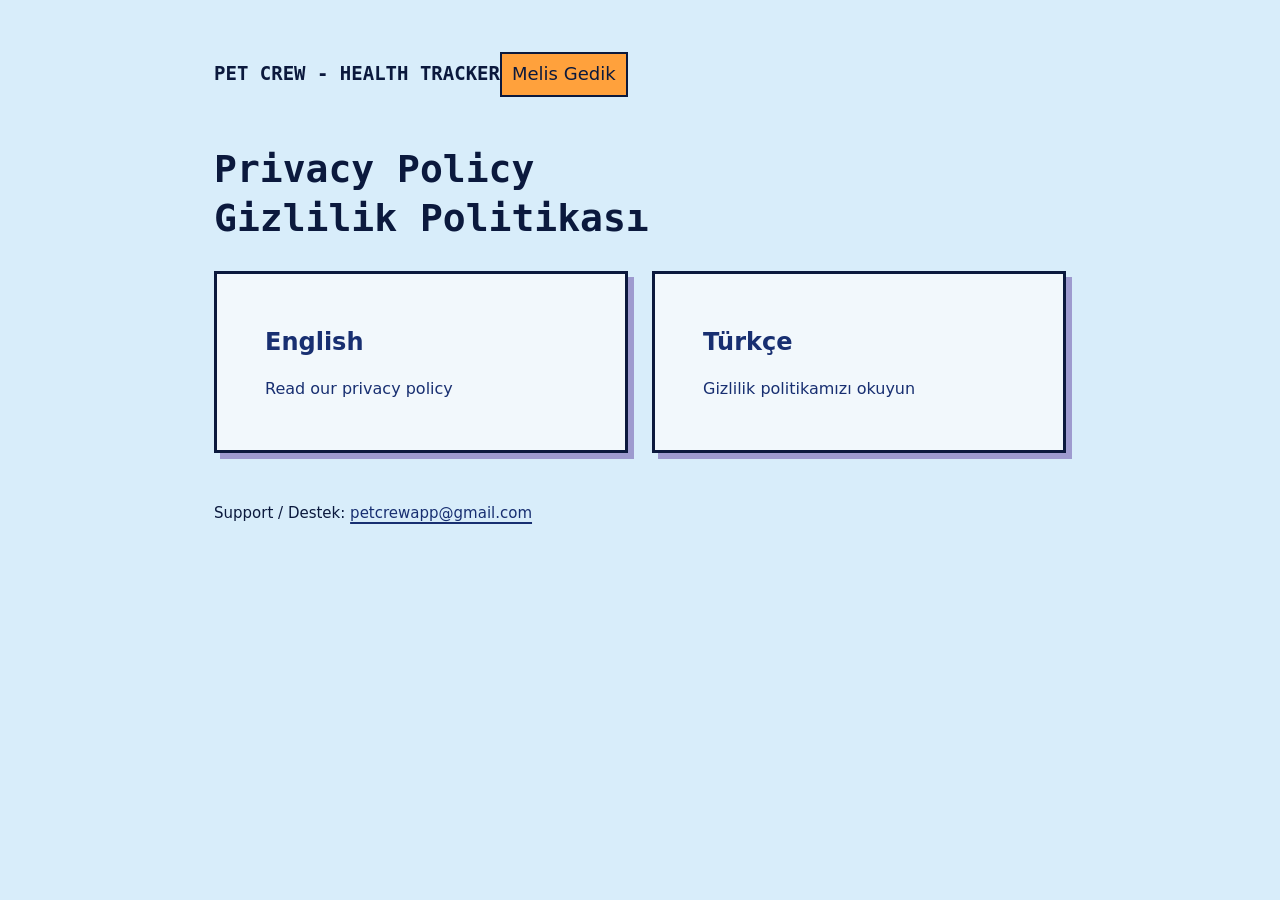
<file: index.html>
<!doctype html>
<html lang="en"><head><meta charset="utf-8"><meta name="viewport" content="width=device-width,initial-scale=1"><meta name="referrer" content="no-referrer"><title>Privacy Policy | Pet Crew - Health Tracker</title><meta name="description" content="English and Turkish privacy policies for Pet Crew - Health Tracker."><link rel="stylesheet" href="style.css"></head><body><header><span class="brand">PET CREW - HEALTH TRACKER</span><p class="badge">Melis Gedik</p></header><main><h1>Privacy Policy<br><span lang="tr">Gizlilik Politikası</span></h1><div class="languages"><a class="card" href="privacy-en.html" lang="en">English<small>Read our privacy policy</small></a><a class="card" href="privacy-tr.html" lang="tr">Türkçe<small>Gizlilik politikamızı okuyun</small></a></div></main><footer>Support / <span lang="tr">Destek</span>: <a href="mailto:petcrewapp@gmail.com">petcrewapp@gmail.com</a></footer></body></html>
</file>
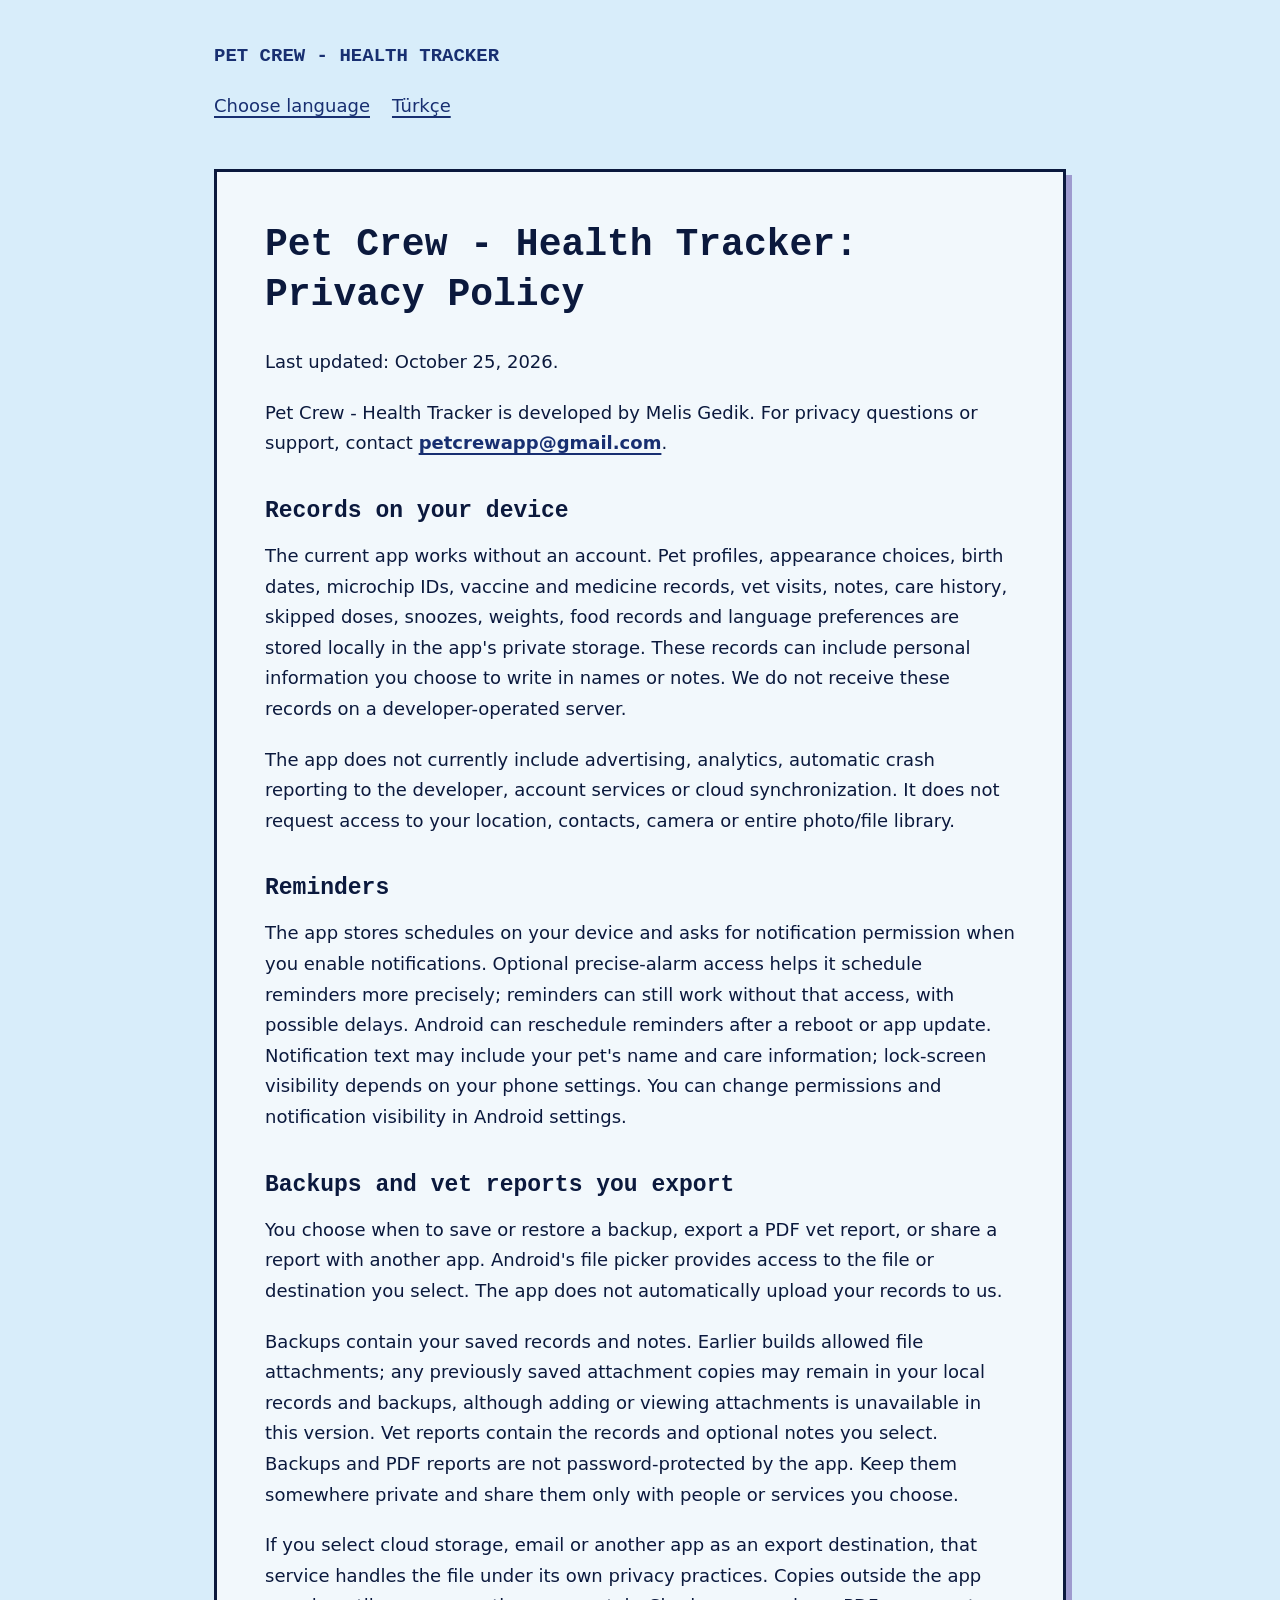
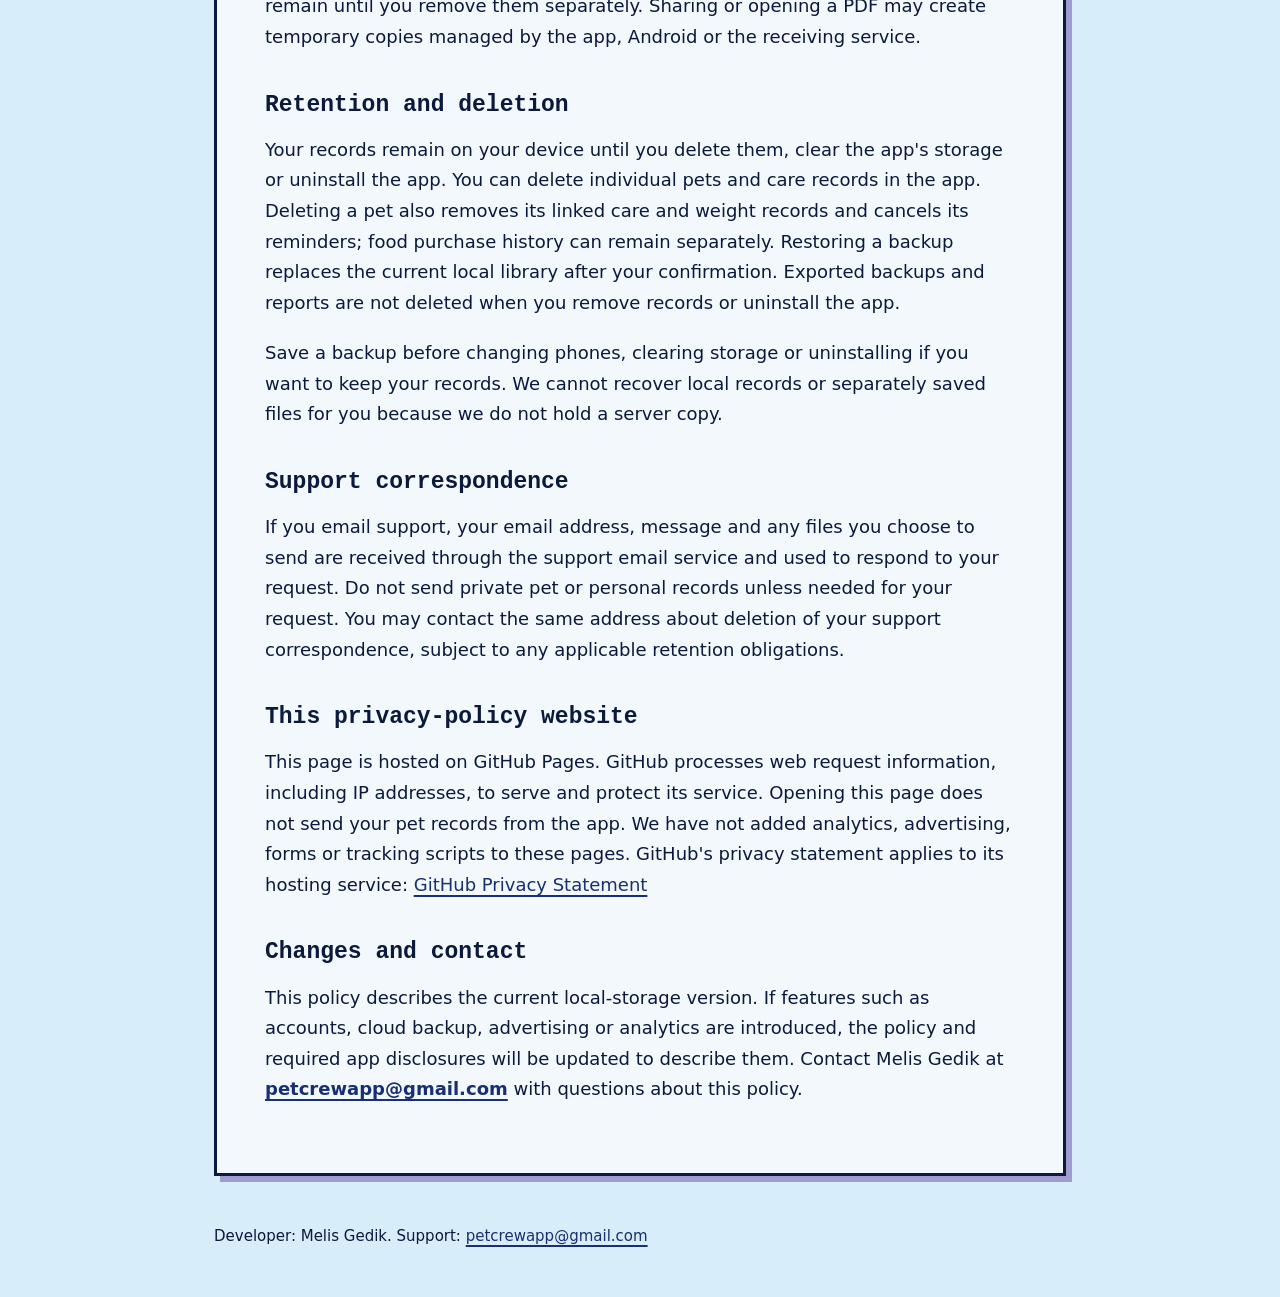
<file: privacy-en.html>
<!doctype html>
<html lang="en"><head><meta charset="utf-8"><meta name="viewport" content="width=device-width,initial-scale=1"><title>Privacy Policy | Pet Crew - Health Tracker</title><meta name="description" content="Pet Crew - Health Tracker privacy policy. Melis Gedik. petcrewapp@gmail.com."><meta name="referrer" content="no-referrer"><link rel="stylesheet" href="style.css"><link rel="alternate" hreflang="en" href="privacy-en.html"><link rel="alternate" hreflang="tr" href="privacy-tr.html"></head>
<body><a class="skip" href="#policy">Skip to policy</a><header><a class="brand" href="index.html">PET CREW - HEALTH TRACKER</a><nav aria-label="Language"><a href="index.html">Choose language</a><a href="privacy-tr.html" lang="tr" hreflang="tr">Türkçe</a></nav></header><main id="policy"><article><h1>Pet Crew - Health Tracker: Privacy Policy</h1>
<p>Last updated: October 25, 2026.</p>
<p>Pet Crew - Health Tracker is developed by Melis Gedik. For privacy questions or support, contact <strong><a href="mailto:petcrewapp@gmail.com">petcrewapp@gmail.com</a></strong>.</p>
<h2>Records on your device</h2>
<p>The current app works without an account. Pet profiles, appearance choices, birth dates, microchip IDs, vaccine and medicine records, vet visits, notes, care history, skipped doses, snoozes, weights, food records and language preferences are stored locally in the app&#x27;s private storage. These records can include personal information you choose to write in names or notes. We do not receive these records on a developer-operated server.</p>
<p>The app does not currently include advertising, analytics, automatic crash reporting to the developer, account services or cloud synchronization. It does not request access to your location, contacts, camera or entire photo/file library.</p>
<h2>Reminders</h2>
<p>The app stores schedules on your device and asks for notification permission when you enable notifications. Optional precise-alarm access helps it schedule reminders more precisely; reminders can still work without that access, with possible delays. Android can reschedule reminders after a reboot or app update. Notification text may include your pet&#x27;s name and care information; lock-screen visibility depends on your phone settings. You can change permissions and notification visibility in Android settings.</p>
<h2>Backups and vet reports you export</h2>
<p>You choose when to save or restore a backup, export a PDF vet report, or share a report with another app. Android&#x27;s file picker provides access to the file or destination you select. The app does not automatically upload your records to us.</p>
<p>Backups contain your saved records and notes. Earlier builds allowed file attachments; any previously saved attachment copies may remain in your local records and backups, although adding or viewing attachments is unavailable in this version. Vet reports contain the records and optional notes you select. Backups and PDF reports are not password-protected by the app. Keep them somewhere private and share them only with people or services you choose.</p>
<p>If you select cloud storage, email or another app as an export destination, that service handles the file under its own privacy practices. Copies outside the app remain until you remove them separately. Sharing or opening a PDF may create temporary copies managed by the app, Android or the receiving service.</p>
<h2>Retention and deletion</h2>
<p>Your records remain on your device until you delete them, clear the app&#x27;s storage or uninstall the app. You can delete individual pets and care records in the app. Deleting a pet also removes its linked care and weight records and cancels its reminders; food purchase history can remain separately. Restoring a backup replaces the current local library after your confirmation. Exported backups and reports are not deleted when you remove records or uninstall the app.</p>
<p>Save a backup before changing phones, clearing storage or uninstalling if you want to keep your records. We cannot recover local records or separately saved files for you because we do not hold a server copy.</p>
<h2>Support correspondence</h2>
<p>If you email support, your email address, message and any files you choose to send are received through the support email service and used to respond to your request. Do not send private pet or personal records unless needed for your request. You may contact the same address about deletion of your support correspondence, subject to any applicable retention obligations.</p>
<h2>This privacy-policy website</h2>
<p>This page is hosted on GitHub Pages. GitHub processes web request information, including IP addresses, to serve and protect its service. Opening this page does not send your pet records from the app. We have not added analytics, advertising, forms or tracking scripts to these pages. GitHub&#x27;s privacy statement applies to its hosting service: <a href="https://docs.github.com/en/site-policy/privacy-policies/github-general-privacy-statement">GitHub Privacy Statement</a></p>
<h2>Changes and contact</h2>
<p>This policy describes the current local-storage version. If features such as accounts, cloud backup, advertising or analytics are introduced, the policy and required app disclosures will be updated to describe them. Contact Melis Gedik at <strong><a href="mailto:petcrewapp@gmail.com">petcrewapp@gmail.com</a></strong> with questions about this policy.</p></article></main><footer>Developer: Melis Gedik. Support: <a href="mailto:petcrewapp@gmail.com">petcrewapp@gmail.com</a></footer></body></html>
</file>
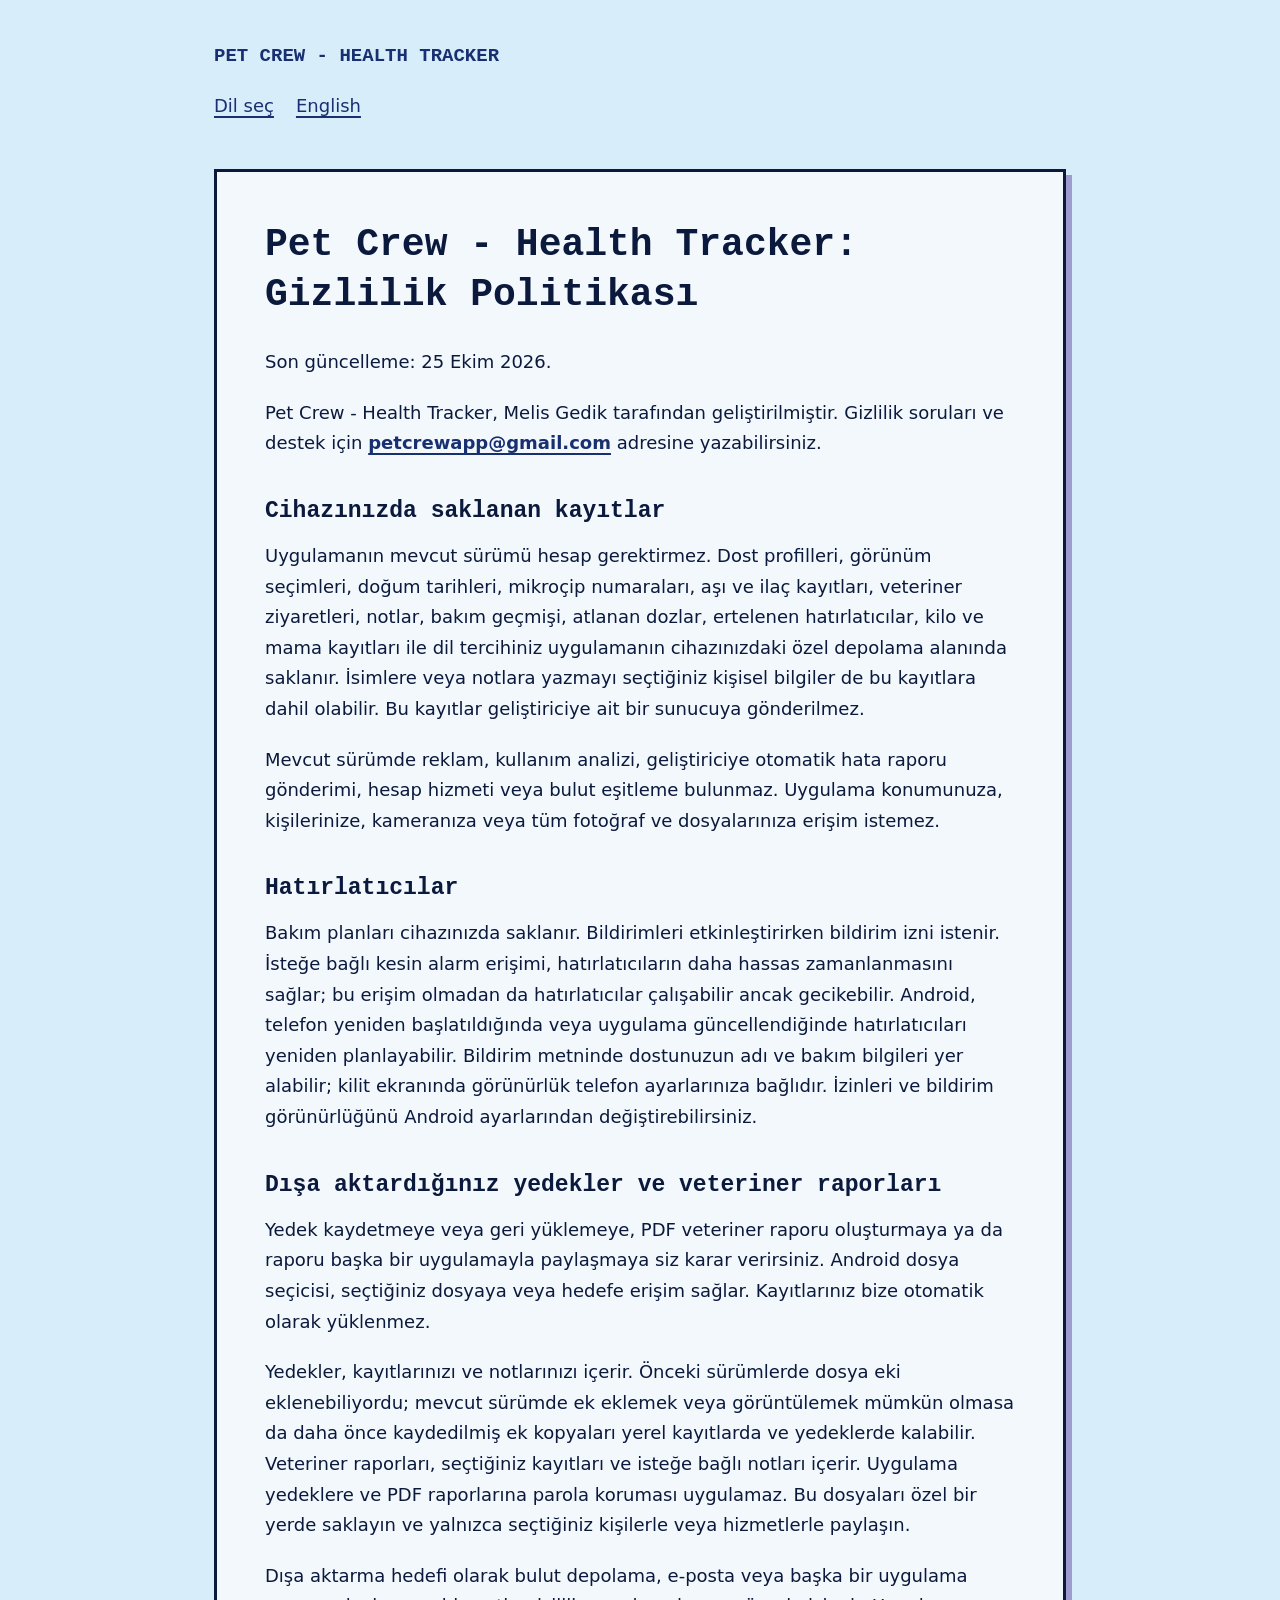
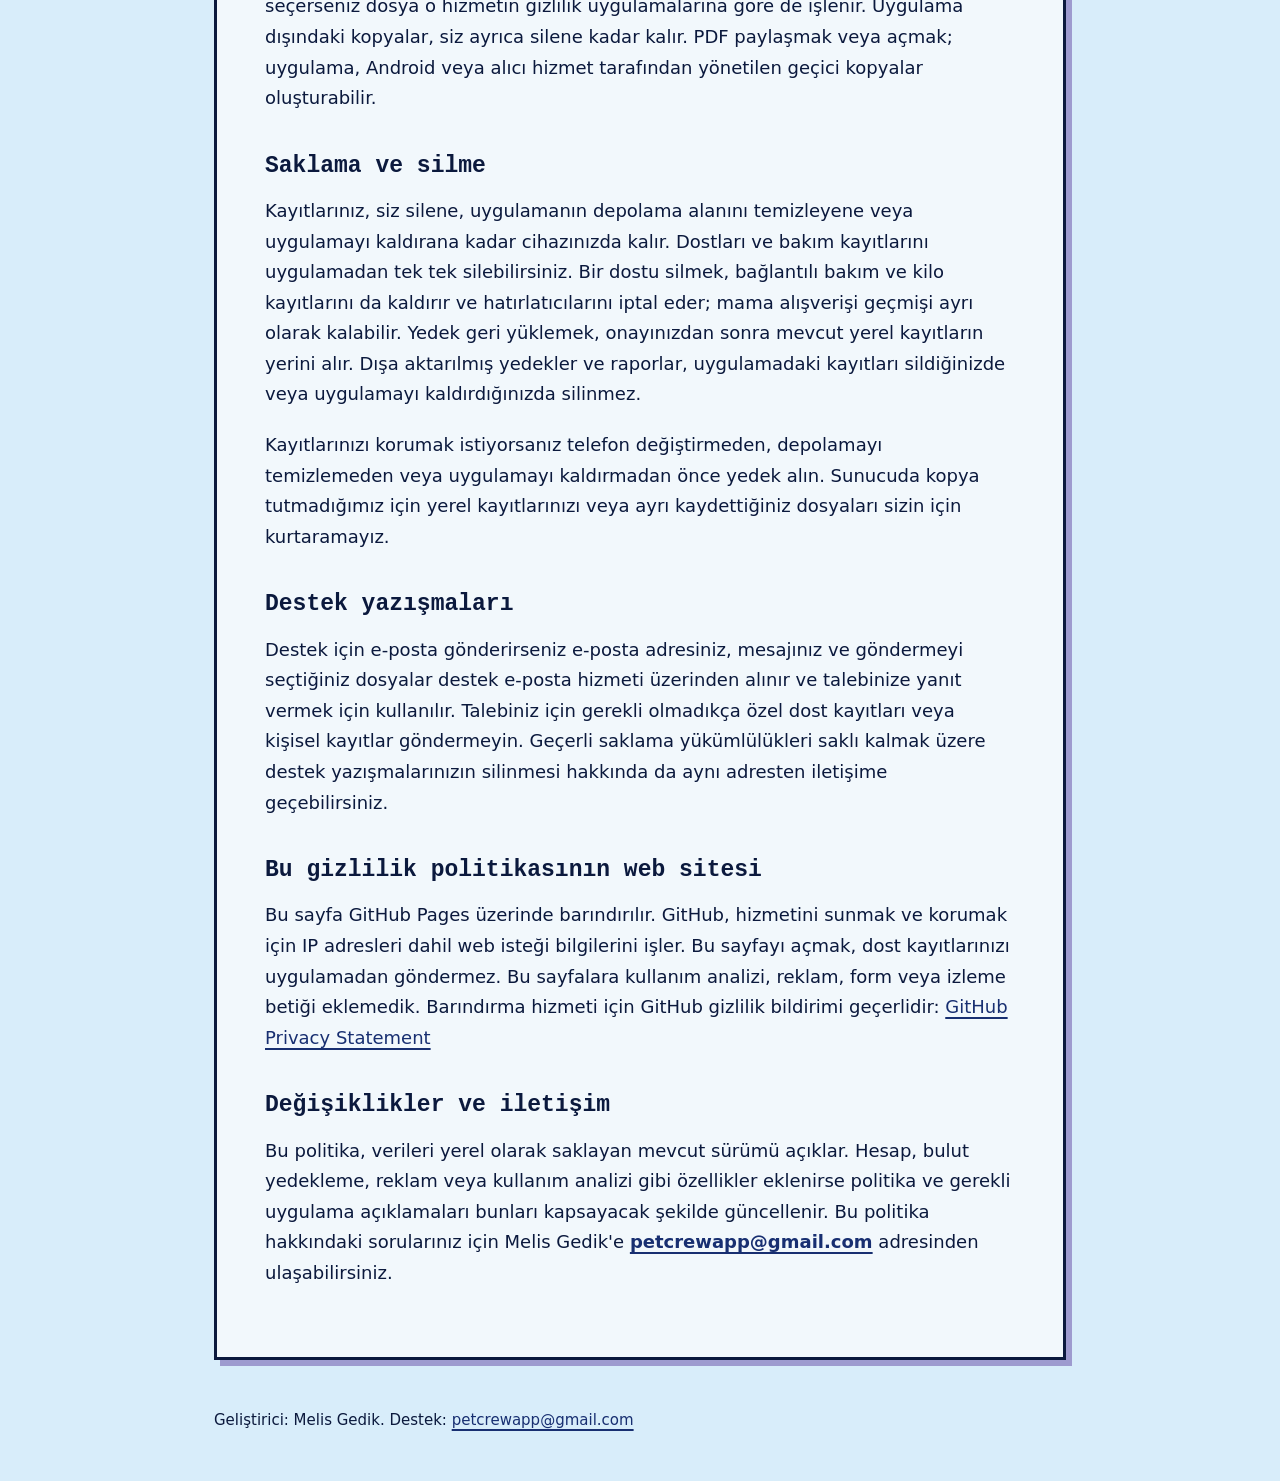
<file: privacy-tr.html>
<!doctype html>
<html lang="tr"><head><meta charset="utf-8"><meta name="viewport" content="width=device-width,initial-scale=1"><title>Gizlilik Politikası | Pet Crew - Health Tracker</title><meta name="description" content="Pet Crew - Health Tracker privacy policy. Melis Gedik. petcrewapp@gmail.com."><meta name="referrer" content="no-referrer"><link rel="stylesheet" href="style.css"><link rel="alternate" hreflang="en" href="privacy-en.html"><link rel="alternate" hreflang="tr" href="privacy-tr.html"></head>
<body><a class="skip" href="#policy">Politikaya geç</a><header><a class="brand" href="index.html">PET CREW - HEALTH TRACKER</a><nav aria-label="Language"><a href="index.html">Dil seç</a><a href="privacy-en.html" lang="en" hreflang="en">English</a></nav></header><main id="policy"><article><h1>Pet Crew - Health Tracker: Gizlilik Politikası</h1>
<p>Son güncelleme: 25 Ekim 2026.</p>
<p>Pet Crew - Health Tracker, Melis Gedik tarafından geliştirilmiştir. Gizlilik soruları ve destek için <strong><a href="mailto:petcrewapp@gmail.com">petcrewapp@gmail.com</a></strong> adresine yazabilirsiniz.</p>
<h2>Cihazınızda saklanan kayıtlar</h2>
<p>Uygulamanın mevcut sürümü hesap gerektirmez. Dost profilleri, görünüm seçimleri, doğum tarihleri, mikroçip numaraları, aşı ve ilaç kayıtları, veteriner ziyaretleri, notlar, bakım geçmişi, atlanan dozlar, ertelenen hatırlatıcılar, kilo ve mama kayıtları ile dil tercihiniz uygulamanın cihazınızdaki özel depolama alanında saklanır. İsimlere veya notlara yazmayı seçtiğiniz kişisel bilgiler de bu kayıtlara dahil olabilir. Bu kayıtlar geliştiriciye ait bir sunucuya gönderilmez.</p>
<p>Mevcut sürümde reklam, kullanım analizi, geliştiriciye otomatik hata raporu gönderimi, hesap hizmeti veya bulut eşitleme bulunmaz. Uygulama konumunuza, kişilerinize, kameranıza veya tüm fotoğraf ve dosyalarınıza erişim istemez.</p>
<h2>Hatırlatıcılar</h2>
<p>Bakım planları cihazınızda saklanır. Bildirimleri etkinleştirirken bildirim izni istenir. İsteğe bağlı kesin alarm erişimi, hatırlatıcıların daha hassas zamanlanmasını sağlar; bu erişim olmadan da hatırlatıcılar çalışabilir ancak gecikebilir. Android, telefon yeniden başlatıldığında veya uygulama güncellendiğinde hatırlatıcıları yeniden planlayabilir. Bildirim metninde dostunuzun adı ve bakım bilgileri yer alabilir; kilit ekranında görünürlük telefon ayarlarınıza bağlıdır. İzinleri ve bildirim görünürlüğünü Android ayarlarından değiştirebilirsiniz.</p>
<h2>Dışa aktardığınız yedekler ve veteriner raporları</h2>
<p>Yedek kaydetmeye veya geri yüklemeye, PDF veteriner raporu oluşturmaya ya da raporu başka bir uygulamayla paylaşmaya siz karar verirsiniz. Android dosya seçicisi, seçtiğiniz dosyaya veya hedefe erişim sağlar. Kayıtlarınız bize otomatik olarak yüklenmez.</p>
<p>Yedekler, kayıtlarınızı ve notlarınızı içerir. Önceki sürümlerde dosya eki eklenebiliyordu; mevcut sürümde ek eklemek veya görüntülemek mümkün olmasa da daha önce kaydedilmiş ek kopyaları yerel kayıtlarda ve yedeklerde kalabilir. Veteriner raporları, seçtiğiniz kayıtları ve isteğe bağlı notları içerir. Uygulama yedeklere ve PDF raporlarına parola koruması uygulamaz. Bu dosyaları özel bir yerde saklayın ve yalnızca seçtiğiniz kişilerle veya hizmetlerle paylaşın.</p>
<p>Dışa aktarma hedefi olarak bulut depolama, e-posta veya başka bir uygulama seçerseniz dosya o hizmetin gizlilik uygulamalarına göre de işlenir. Uygulama dışındaki kopyalar, siz ayrıca silene kadar kalır. PDF paylaşmak veya açmak; uygulama, Android veya alıcı hizmet tarafından yönetilen geçici kopyalar oluşturabilir.</p>
<h2>Saklama ve silme</h2>
<p>Kayıtlarınız, siz silene, uygulamanın depolama alanını temizleyene veya uygulamayı kaldırana kadar cihazınızda kalır. Dostları ve bakım kayıtlarını uygulamadan tek tek silebilirsiniz. Bir dostu silmek, bağlantılı bakım ve kilo kayıtlarını da kaldırır ve hatırlatıcılarını iptal eder; mama alışverişi geçmişi ayrı olarak kalabilir. Yedek geri yüklemek, onayınızdan sonra mevcut yerel kayıtların yerini alır. Dışa aktarılmış yedekler ve raporlar, uygulamadaki kayıtları sildiğinizde veya uygulamayı kaldırdığınızda silinmez.</p>
<p>Kayıtlarınızı korumak istiyorsanız telefon değiştirmeden, depolamayı temizlemeden veya uygulamayı kaldırmadan önce yedek alın. Sunucuda kopya tutmadığımız için yerel kayıtlarınızı veya ayrı kaydettiğiniz dosyaları sizin için kurtaramayız.</p>
<h2>Destek yazışmaları</h2>
<p>Destek için e-posta gönderirseniz e-posta adresiniz, mesajınız ve göndermeyi seçtiğiniz dosyalar destek e-posta hizmeti üzerinden alınır ve talebinize yanıt vermek için kullanılır. Talebiniz için gerekli olmadıkça özel dost kayıtları veya kişisel kayıtlar göndermeyin. Geçerli saklama yükümlülükleri saklı kalmak üzere destek yazışmalarınızın silinmesi hakkında da aynı adresten iletişime geçebilirsiniz.</p>
<h2>Bu gizlilik politikasının web sitesi</h2>
<p>Bu sayfa GitHub Pages üzerinde barındırılır. GitHub, hizmetini sunmak ve korumak için IP adresleri dahil web isteği bilgilerini işler. Bu sayfayı açmak, dost kayıtlarınızı uygulamadan göndermez. Bu sayfalara kullanım analizi, reklam, form veya izleme betiği eklemedik. Barındırma hizmeti için GitHub gizlilik bildirimi geçerlidir: <a href="https://docs.github.com/en/site-policy/privacy-policies/github-general-privacy-statement">GitHub Privacy Statement</a></p>
<h2>Değişiklikler ve iletişim</h2>
<p>Bu politika, verileri yerel olarak saklayan mevcut sürümü açıklar. Hesap, bulut yedekleme, reklam veya kullanım analizi gibi özellikler eklenirse politika ve gerekli uygulama açıklamaları bunları kapsayacak şekilde güncellenir. Bu politika hakkındaki sorularınız için Melis Gedik&#x27;e <strong><a href="mailto:petcrewapp@gmail.com">petcrewapp@gmail.com</a></strong> adresinden ulaşabilirsiniz.</p></article></main><footer>Geliştirici: Melis Gedik. Destek: <a href="mailto:petcrewapp@gmail.com">petcrewapp@gmail.com</a></footer></body></html>
</file>
<file: style.css>
*{box-sizing:border-box}html{color-scheme:light}body{margin:0;background:#d8edfa;color:#0b193d;font:18px/1.7 system-ui,-apple-system,sans-serif}header,main,footer{max-width:900px;margin:auto;padding:24px}header{padding-top:40px}a{color:#182f71;text-decoration-thickness:2px;text-underline-offset:4px}a:focus-visible{outline:3px solid #e77e00;outline-offset:5px}.brand{font:bold 19px/1.5 ui-monospace,monospace;text-decoration:none}.badge{background:#ffa13c;border:2px solid #0b193d;padding:5px 10px;display:inline-block;margin:12px 0 0}nav{display:flex;flex-wrap:wrap;gap:22px;margin-top:20px}article,.card{background:#f2f8fc;border:3px solid #0b193d;box-shadow:6px 6px 0 #9e9bcf;padding:clamp(20px,5vw,48px)}h1{font:700 clamp(25px,5vw,38px)/1.3 ui-monospace,monospace;margin:0 0 28px;overflow-wrap:anywhere}h2{font:700 23px/1.4 ui-monospace,monospace;margin:36px 0 14px}p{margin:0 0 20px;overflow-wrap:anywhere}footer{font-size:15px;padding-bottom:48px}.languages{display:grid;grid-template-columns:1fr 1fr;gap:24px}.card{display:block;text-decoration:none;font-size:24px;font-weight:700}.card small{display:block;font-size:16px;font-weight:400;margin-top:12px}.skip{position:absolute;top:-80px;background:white;padding:10px}.skip:focus{top:8px}@media(max-width:560px){header,main,footer{padding:18px}.languages{grid-template-columns:1fr}article{box-shadow:4px 4px 0 #9e9bcf}h2{font-size:21px}}@media print{body{background:white;color:black}header,nav,footer{display:none}main{max-width:none;padding:0}article{border:0;box-shadow:none;padding:0}a{color:inherit}}
</file>
